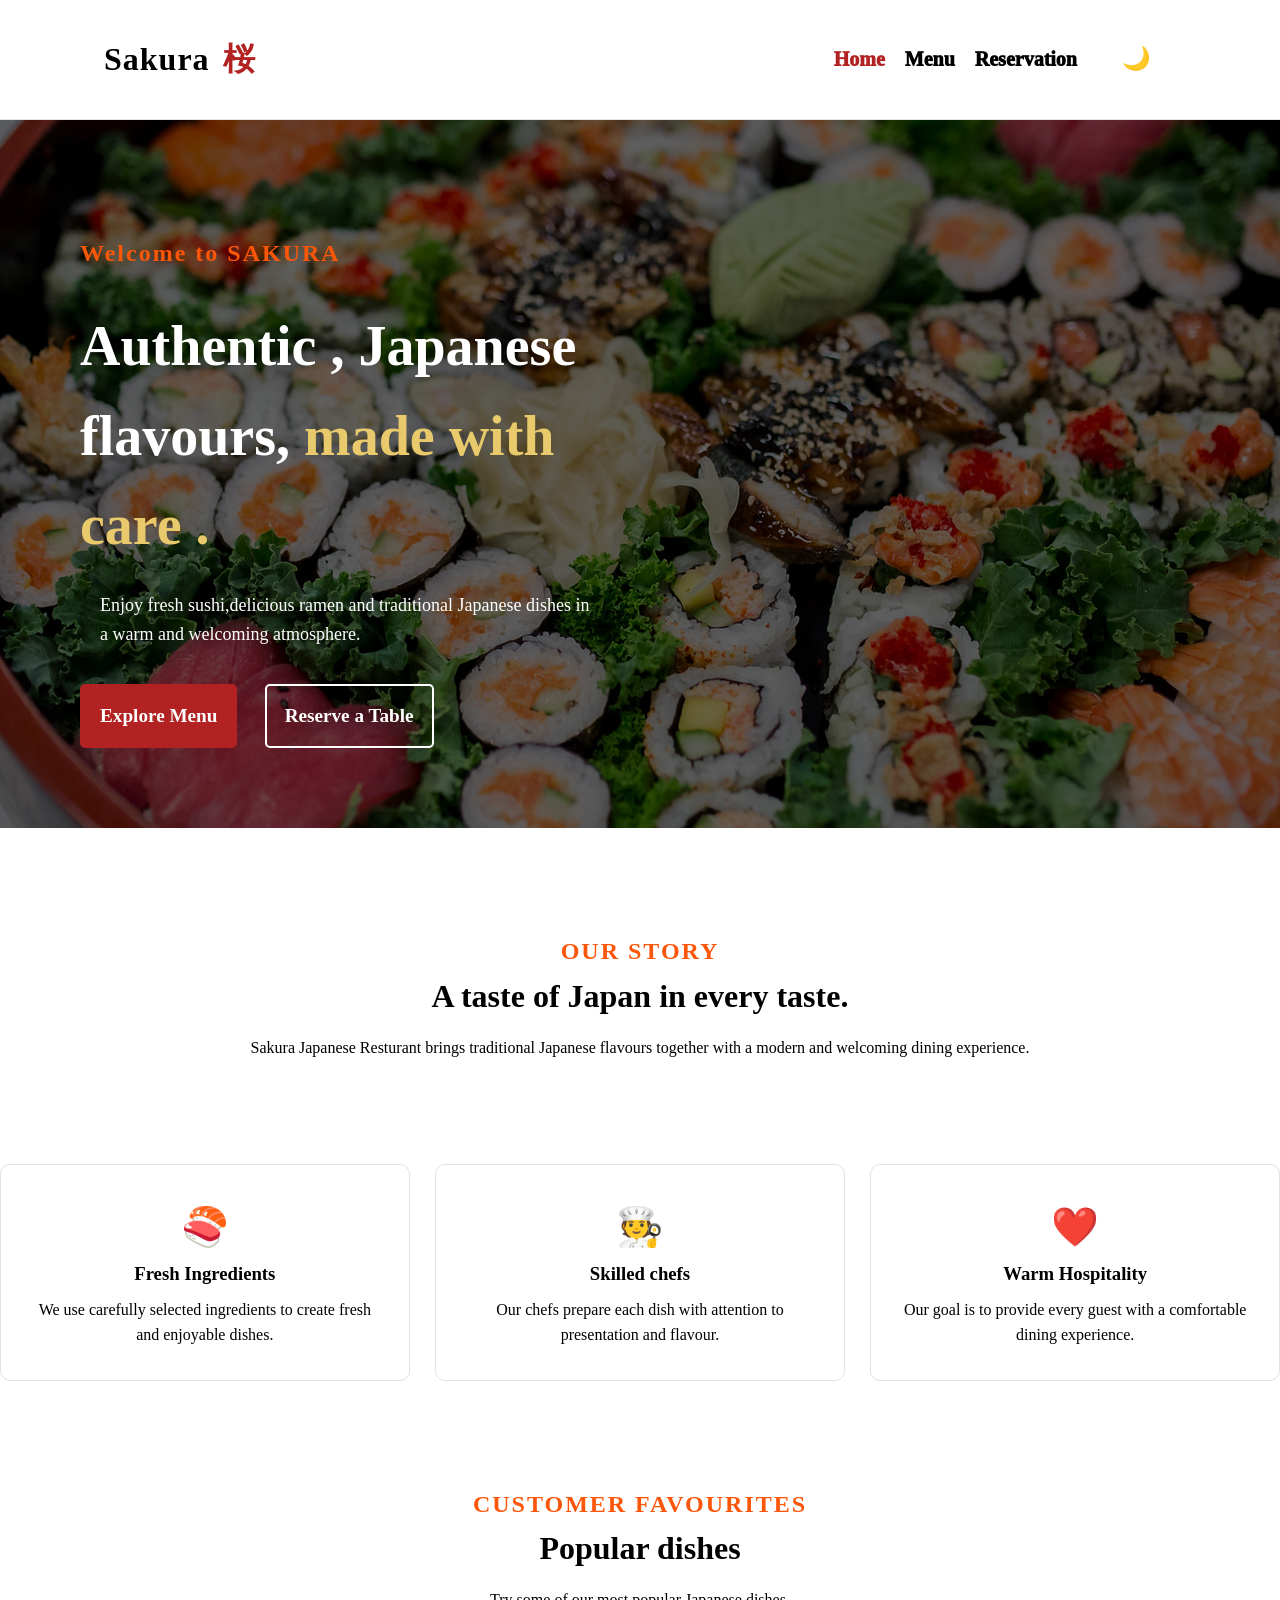
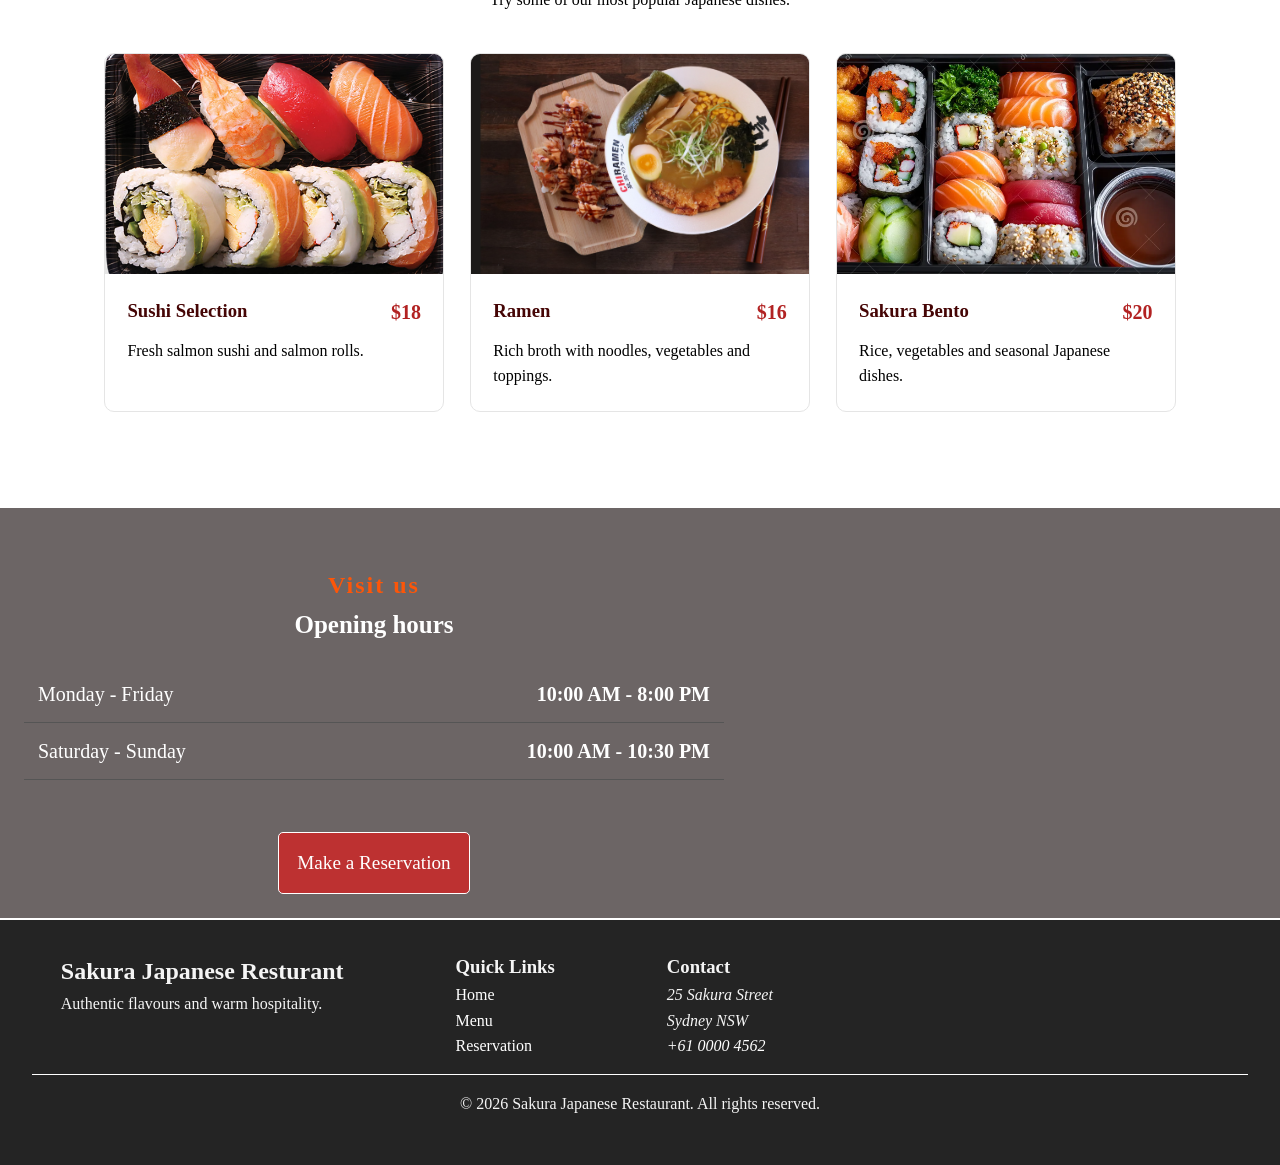
<file: index.html>
<!DOCTYPE html>
<html lang="en">

<head>
    <!--
        CHARACTER SET
        Allows the browser to correctly display
        normal text and Japanese characters.
    -->
    <meta charset="UTF-8">
    <!--
        VIEWPORT
        Makes the website responsive on mobile devices.
    -->
    <meta name="viewport" content="width=device-width , initial-scale=1.0">
    <!--
        DESCRIPTION
        Helps describe the website to search engines
        and accessibility tools.
    -->
    <meta name="description"
        content="Sakura Japananese Resturant offers fresh sushi, ramen,bento and traditional Japanese dining">

    <title> Sakura Japanese Resturant </title>
    <link rel="stylesheet" href="style.css">

</head>

<body>
    <header class="header">
        <nav class="navbar">
            <a href="index.html" class="logo">Sakura

                <span>桜</span>
            </a>
            <!--
                MOBILE MENU BUTTON

                This button appears on small screens.
                JavaScript opens and closes the navigation.
            -->
            <button class="menu-toggle" id="menutoggle" aria-label="Open navigation menu" aria-expanded="false"
                aria-controls="navlinks">
                ☰
            </button>
            <ul class="nav-links" id="navlinks">
                <li><a href="index.html" class="active" aria-current="page">Home</a></li>
                <!--aria current tells the  current page -->
                <li><a href="menu.html">Menu</a></li>
                <li><a href="contact.html">Reservation</a></li>
                <li><button id="themeToggle" class="theme-toggle" aria-label="Switch to dark mode">
                        🌙
                    </button></li>
            </ul>
        </nav>
    </header>
    <main>
        <section class="hero">
            <div class="hero-content">
                <p class="small-heading">
                    Welcome to SAKURA

                </p>
                <h1>
                    Authentic , Japanese flavours,
                    <span>made with care .</span>
                </h1>
                <p class="hero-description">
                    Enjoy fresh sushi,delicious ramen and traditional Japanese dishes in a warm and welcoming
                    atmosphere.

                </p>
                <div class="hero-buttons">
                    <a href="menu.html" class=" btn menu-btn">Explore Menu</a>
                    <a href="contact.html" class="btn contact-btn">Reserve a Table</a>

                </div>
            </div>
        </section>
        <!--Explains the resturant concept-->
        <section class="section" aria-labelledby="story-heading">
            <div class="section-heading">
                <p class="small-heading">OUR STORY</p>
                <h2 id="story-heading">
                    A taste of Japan in every taste.
                </h2>
                <p>Sakura Japanese Resturant brings traditional Japanese flavours together with a modern and welcoming
                    dining experience.</p>

            </div>
        </section>
        <!-- three Section cards -->
        <div class="feature-grid">
            <article class="feature-card">
                <div class="feature-icon" aria-hidden="true">🍣</div>
                <h3>Fresh Ingredients</h3>
                <p>We use carefully selected ingredients to create fresh and enjoyable dishes.</p>
            </article>

            <article class="feature-card">
                <div class="feature-icon" aria-hidden="true">
                    🧑‍🍳
                </div>
                <h3>Skilled chefs</h3>
                <p>Our chefs prepare each dish with attention to presentation and flavour.</p>
            </article>
            <article class="feature-card">
                <div class="feature-icon" aria-hidden="true">❤️</div>
                <h3>Warm Hospitality</h3>
                <p>Our goal is to provide every guest with a comfortable dining experience.</p>
            </article>
        </div>

        <!-- Popular dishes -->
        <section class="section popular-section" aria-labelledby="popular-heading">
            <div class="section-heading">
                <p class="small-heading">CUSTOMER FAVOURITES</p>
                <h2 id="popular-heading">Popular dishes</h2>
                <p>Try some of our most popular Japanese dishes.</p>
            </div>

            <div class="dish-grid">
                <article class="dish-card">
                    <img src="images/sushi&roll.png" alt="Fresh salmon sushi and rolls">
                    <div class="dish-content">
                        <div class="dish-header">
                            <h3>Sushi Selection</h3>
                            <span class="price">$18</span>
                        </div>
                        <p>Fresh salmon sushi and salmon rolls.</p>
                    </div>
                </article>

                <article class="dish-card">
                    <img src="images/ramen.png" alt="Japanese ramen bowl with noodles and vegetables">
                    <div class="dish-content">
                        <div class="dish-header">
                            <h3>Ramen</h3>
                            <span class="price">$16</span>
                        </div>
                        <p>Rich broth with noodles, vegetables and toppings.</p>
                    </div>
                </article>

                <article class="dish-card">
                    <img src="images/bento.png" alt="Japanese bento box with rice and side dishes">
                    <div class="dish-content">
                        <div class="dish-header">
                            <h3>Sakura Bento</h3>
                            <span class="price">$20</span>
                        </div>
                        <p>Rice, vegetables and seasonal Japanese dishes.</p>
                    </div>
                </article>
            </div>
        </section>

        <!--Opening hours -->
        <section class="hours-selection">
            <div class="hours-content">
                <p class="small-heading">
                    Visit us
                </p>
                <h2 id="hours-heading">
                    Opening hours
                </h2>
                <div class="hours-list">
                    <div>
                        <span>Monday - Friday</span>
                        <strong>10:00 AM - 8:00 PM</strong>
                    </div>
                    <div>
                        <span>Saturday - Sunday</span>
                        <strong>10:00 AM - 10:30 PM</strong>
                    </div>
                </div>
                <a href="contact.html" class="cont-btn">
                    Make a Reservation
                </a>

            </div>

        </section>


        <!---Footer-->
        <footer class="site-footer">
            <div class="footer">
                <div>
                    <h2>Sakura Japanese Resturant</h2>
                    <p>Authentic flavours and warm hospitality.</p>
                </div>
                <div>
                    <h3>Quick Links</h3>
                    <ul>
                        <li>
                            <a href="index.html">Home</a>

                        </li>
                        <li>
                            <a href="menu.html">Menu</a>
                        </li>
                        <li><a href="contact.html">Reservation</a></li>
                    </ul>
                </div>
                <div>
                    <h3>Contact</h3>
                    <address>
                        <p>25 Sakura Street</p>
                        <p>Sydney NSW</p>
                        <p><a href="tel:+6100004562">+61 0000 4562</a></p>
                    </address>
                </div>
            </div>
            <div class="footer-bottom">
                <p> &copy; 2026 Sakura Japanese Restaurant.
                    All rights reserved.</p>
            </div>
        </footer>
        <script src="script.js"></script>
</body>

</html>
</file>
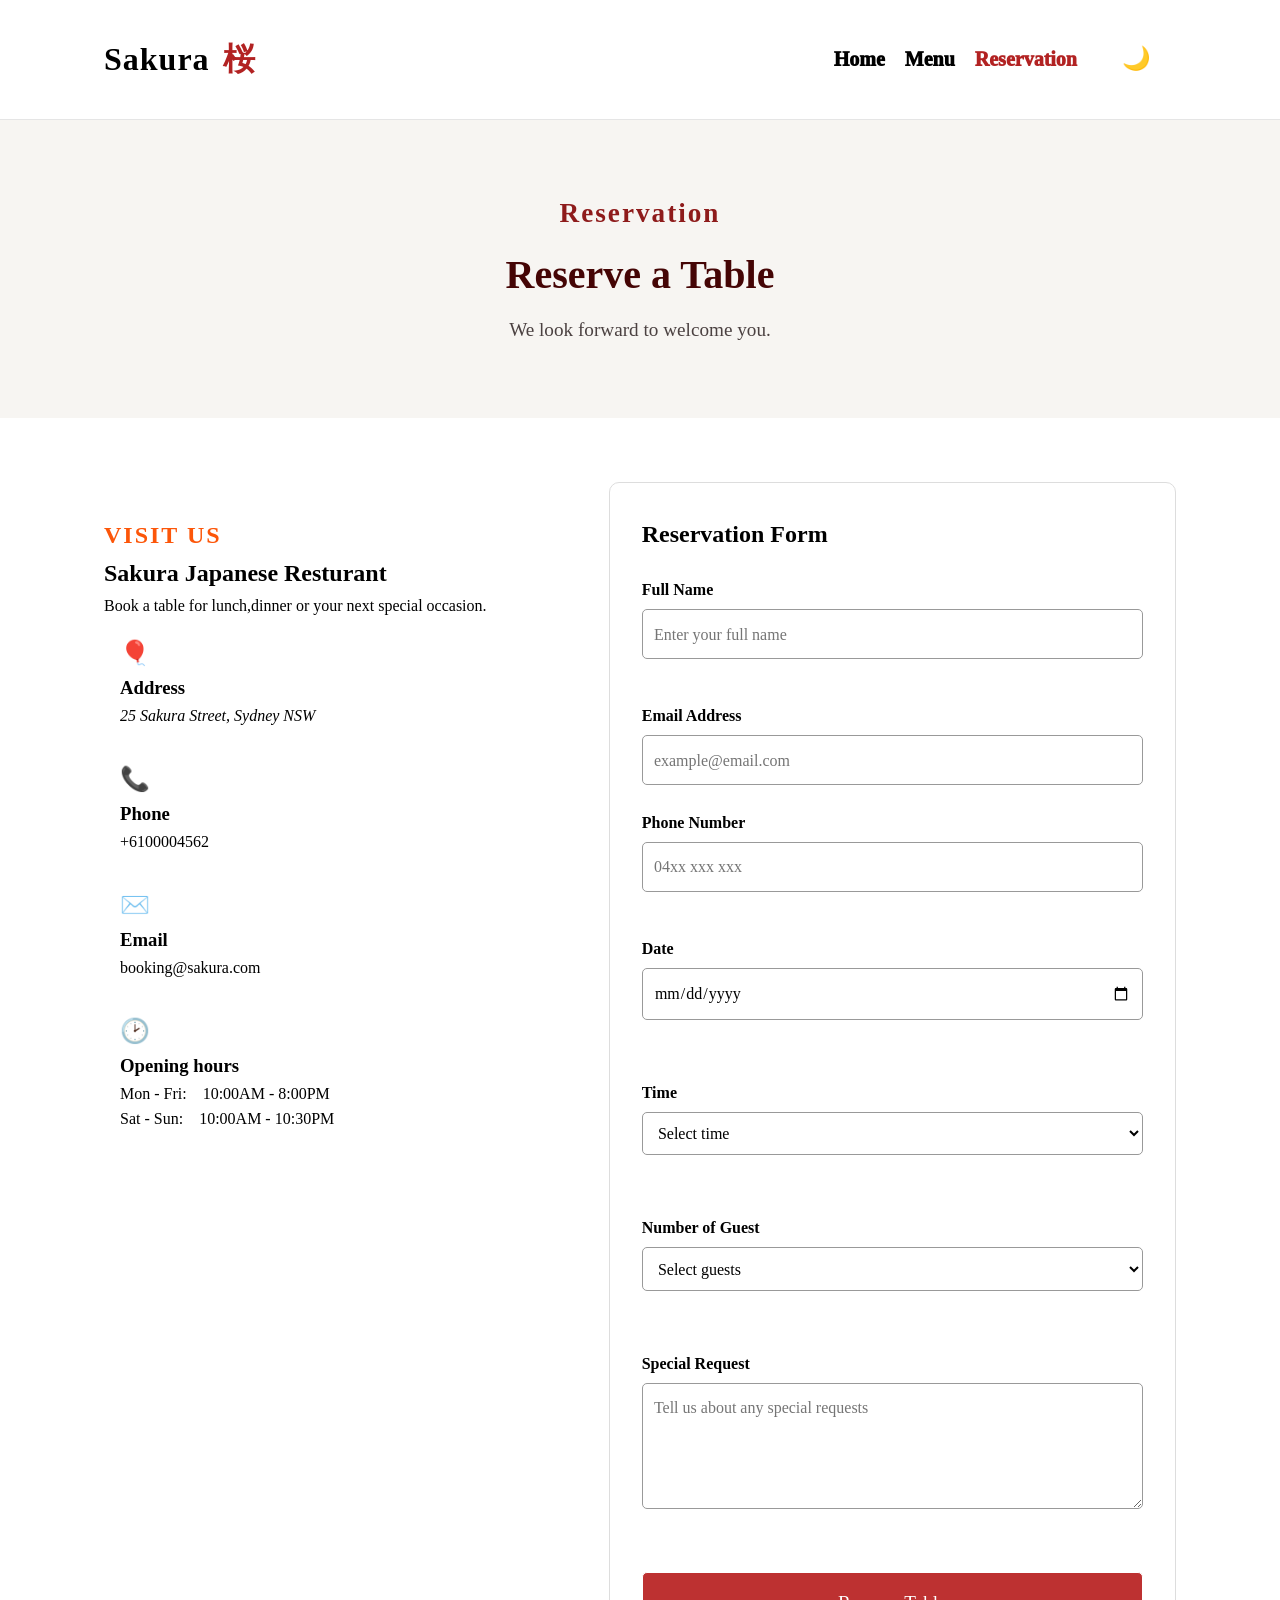
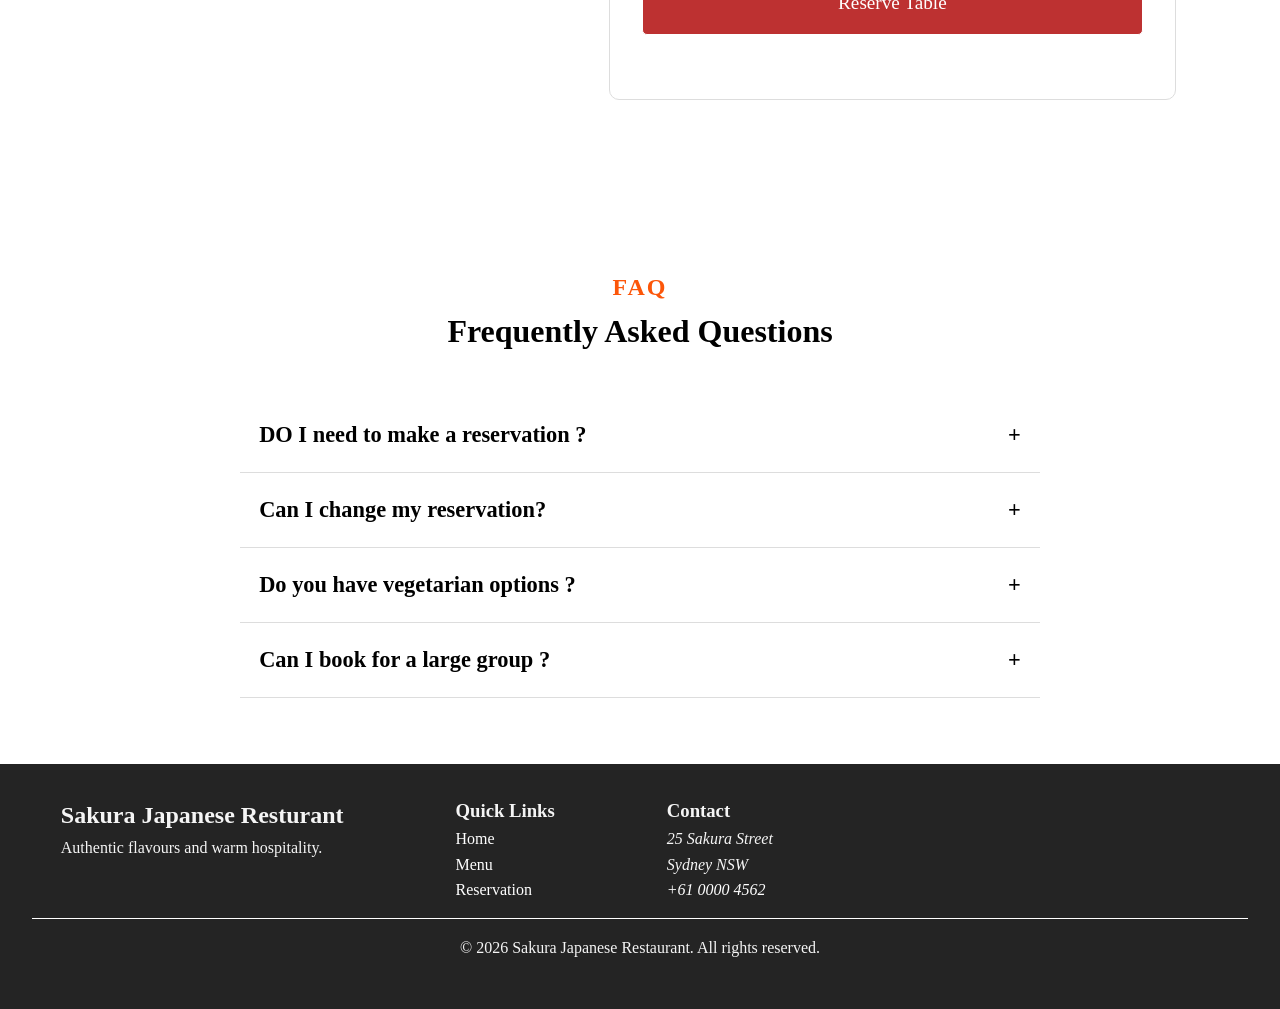
<file: contact.html>
<!DOCTYPE html>
<html lang="en">

<head>
    <!--
        CHARACTER SET
        Allows the browser to correctly display
        normal text and Japanese characters.
    -->
    <meta charset="UTF-8">
    <!--
        VIEWPORT
        Makes the website responsive on mobile devices.
    -->
    <meta name="viewport" content="width=device-width , initial-scale=1.0">
    <!--
        DESCRIPTION
        Helps describe the website to search engines
        and accessibility tools.
    -->
    <meta name="description"
        content="Sakura Japananese Resturant offers fresh sushi, ramen,bento and traditional Japanese dining">

    <title> Sakura Japanese Resturant </title>
    <link rel="stylesheet" href="style.css">

</head>

<body>
    <header class="header">
        <nav class="navbar">
            <a href="index.html" class="logo">Sakura

                <span>桜</span>
            </a>
            <!--
                MOBILE MENU BUTTON

                This button appears on small screens.
                JavaScript opens and closes the navigation.
            -->
            <button class="menu-toggle" id="menutoggle" aria-label="Open navigation menu" aria-expanded="false"
                aria-controls="navlinks">
                ☰
            </button>
            <ul class="nav-links" id="navlinks">
                <li><a href="index.html">Home</a></li>
                <!--aria current tells the  current page -->
                <li><a href="menu.html">Menu</a></li>
                <li><a href="contact.html" class="active" aria-current="page">Reservation</a></li>
                <li><button id="themeToggle" class="theme-toggle" aria-label="Switch to dark mode">
                        🌙
                    </button></li>
            </ul>
        </nav>
    </header>
    <main>
        <section class="page-header">
            <p class="small-heading">
                Reservation
            </p>
            <h1>Reserve a Table</h1>
            <p> We look forward to welcome you.</p>
        </section>
        <!--contact + form-->
        <section class="section">
            <div class="contact-fm">

                <!--resturant info-->
                <article class="contact-information">
                    <p class="small-heading">
                        VISIT US
                    </p>
                    <h2 id="reserve">
                        Sakura Japanese Resturant
                    </h2>
                    <p>Book a table for lunch,dinner or your next special occasion.</p>

                    <!--address-->
                    <div class="contact-inf">
                        <span>🎈</span>
                        <div>
                            <h3>
                                Address
                            </h3>
                            <address>25 Sakura Street, Sydney NSW</address>
                        </div>
                    </div>


                    <!--phone-->
                    <div class="contact-inf">
                        <span>📞</span>
                        <div>
                            <h3>
                                Phone
                            </h3>
                            <p>
                                <a href="tel:+6100004562">
                                    +6100004562
                                </a>
                            </p>
                        </div>
                    </div>
                    <!--email-->
                    <div class="contact-inf">
                        <span>✉️</span>
                        <div>
                            <h3>
                                Email
                            </h3>
                            <p>
                                <a href="mailto:booking@sakura.com"><!--mailto is protocol that opens default user current mail-->
                                    booking@sakura.com
                                </a>
                            </p>
                        </div>
                    </div>
                    <!-- opening hrs -->
                    <div class="contact-inf">
                        <span>🕑</span>
                        <div>
                            <h3>
                                Opening hours
                            </h3>
                            <p class="opening-hours-row">
                                <span>Mon - Fri:</span>
                                <span>10:00AM - 8:00PM</span>
                            </p>
                            <p class="opening-hours-row">
                                <span>Sat - Sun:</span>
                                <span>10:00AM - 10:30PM</span>
                            </p>
                        </div>
                    </div>
                </article>
                <!--Reservation Form -->

                <div class="form">
                    <h2>Reservation Form</h2>
                    <form id="reservationForm" novalidate>
                        <div class="fm-grp">
                            <label for="name">
                                Full Name
                            </label>
                            <input type="text" id="name" placeholder="Enter your full name" required>
                            <small class="error-message" id="nameError"></small>
                        </div>
                        <div class="fm-grp">
                            <!--email-->
                            <label for="email">Email Address</label>
                            <input type="email" id="email" placeholder="example@email.com" required>
                            <small class="error-message" id="emailError">
                            </small>
                            <!--phone-->
                            <label for="phone">Phone Number</label>
                            <input type="tel" id="phone" placeholder="04xx xxx xxx" required>
                            <small class="error-message" id="phoneError">

                            </small>
                        </div>
                        <!--date and time-->

                        <div class="form-row">
                            <div class="fm-grp">
                                <label for="date">
                                    Date
                                </label>
                                <input type="date" id="date" required>
                                <small class="error-message" id="dateError"></small>
                            </div>
                            <div class="fm-grp">

                                <label for="time">
                                    Time
                                </label>
                                <select id="time" name="time" required>
                                    <option value="">
                                        Select time
                                    </option>
                                    <option value="12:00PM">
                                        12:00PM
                                    </option>
                                    <option value="1:00PM">
                                        1:00PM
                                    </option>
                                    <option value="5:00PM">
                                        5:00PM
                                    </option>
                                    <option value="7:30PM">
                                        7:30PM
                                    </option>

                                </select>
                                <small class="error-message" id="timeError"></small>
                            </div>
                            <div class="fm-grp">
                                <label for="guest"> Number of Guest</label>
                                <select id="guest" name="guest" required>
                                    <option value="">
                                        Select guests
                                    </option>
                                    <option value=" 1">
                                        1 guest
                                    </option>
                                    <option value="2">
                                        2 guests
                                    </option>
                                    <option value="3">
                                        3 guests
                                    </option>
                                    <option value="4">
                                        4 guests
                                    </option>
                                    <option value="5">
                                        5 guests
                                    </option>
                                    <option value="6+">
                                        6+ guests
                                    </option>
                                </select>
                                <small class="error-message" id="guestError"></small>
                            </div>
                            <!--special request-->
                            <div class="fm-grp">
                                <label for="message">
                                    Special Request
                                </label>
                                <textarea id="message" name="message" rows="4"
                                    placeholder="Tell us about any special requests "></textarea>
                            </div>

                            <!--Submit-->
                            <button type="submit" class="btn cont-btn">Reserve Table</button>
                            <p id="formSuccess" class="success">

                            </p>
                    </form>

                </div>

        </section>
        <!--  FAQ Section-->
        <section class="section faq">
            <div class="section-heading">
                <p class="small-heading">
                    FAQ
                </p>
                <h2 id="faq-heading">
                    Frequently Asked Questions
                </h2>

            </div>
            <div class="faq-cont">

                <!--FAQ1-->
                <article class="faq-item">
                    <button class="faq-question">
                        <span>DO I need to make a reservation ?</span>
                        <span aria-hidden="true">
                            +
                        </span>
                    </button>
                    <div class="answer">
                        <p>Reservations are recommended ,especially during weekends and public holidays .</p>
                    </div>
                </article>
                <!--faq2-->
                <article class="faq-item">
                    <button class="faq-question">
                        <span>Can I change my reservation?</span>
                        <span aria-hidden="true">
                            +
                        </span>

                    </button>
                    <div class="answer">
                        <p> Yes . Please contact our resturant , if you need to chnage your booking.</p>
                    </div>
                </article>
                <!--faq3-->
                <article class="faq-item">
                    <button class="faq-question">
                        <span>Do you have vegetarian options ?</span>
                        <span aria-hidden="true">
                            +
                        </span>

                    </button>
                    <div class="answer">
                        <p> Yes . We provide several vegetarian dishes. Please speak with our staff about available
                            options
                            .</p>
                    </div>
                </article>
                <!--faq4-->
                <article class="faq-item">
                    <button class="faq-question">
                        <span>Can I book for a large group ?</span>
                        <span aria-hidden="true">
                            +
                        </span>

                    </button>
                    <div class="answer">
                        <p> Our online form supports groups of up to siz guests . Please contact us directly for larger
                            groups .</p>
                    </div>
                </article>
            </div>
        </section>
    </main>
    <footer class="site-footer">
        <div class="footer">
            <div>
                <h2>Sakura Japanese Resturant</h2>
                <p>Authentic flavours and warm hospitality.</p>
            </div>
            <div>
                <h3>Quick Links</h3>
                <ul>
                    <li>
                        <a href="index.html">Home</a>

                    </li>
                    <li>
                        <a href="menu.html">Menu</a>
                    </li>
                    <li><a href="contact.html">Reservation</a></li>
                </ul>
            </div>
            <div>
                <h3>Contact</h3>
                <address>
                    <p>25 Sakura Street</p>
                    <p>Sydney NSW</p>
                    <p><a href="tel:+6100004562"> +61 0000 4562</a></p>
                </address>
            </div>
        </div>
        <div class="footer-bottom">
            <p> &copy; 2026 Sakura Japanese Restaurant.
                All rights reserved.</p>
        </div>
    </footer>
    <script src="script.js"></script>
</body>

</html>
</file>
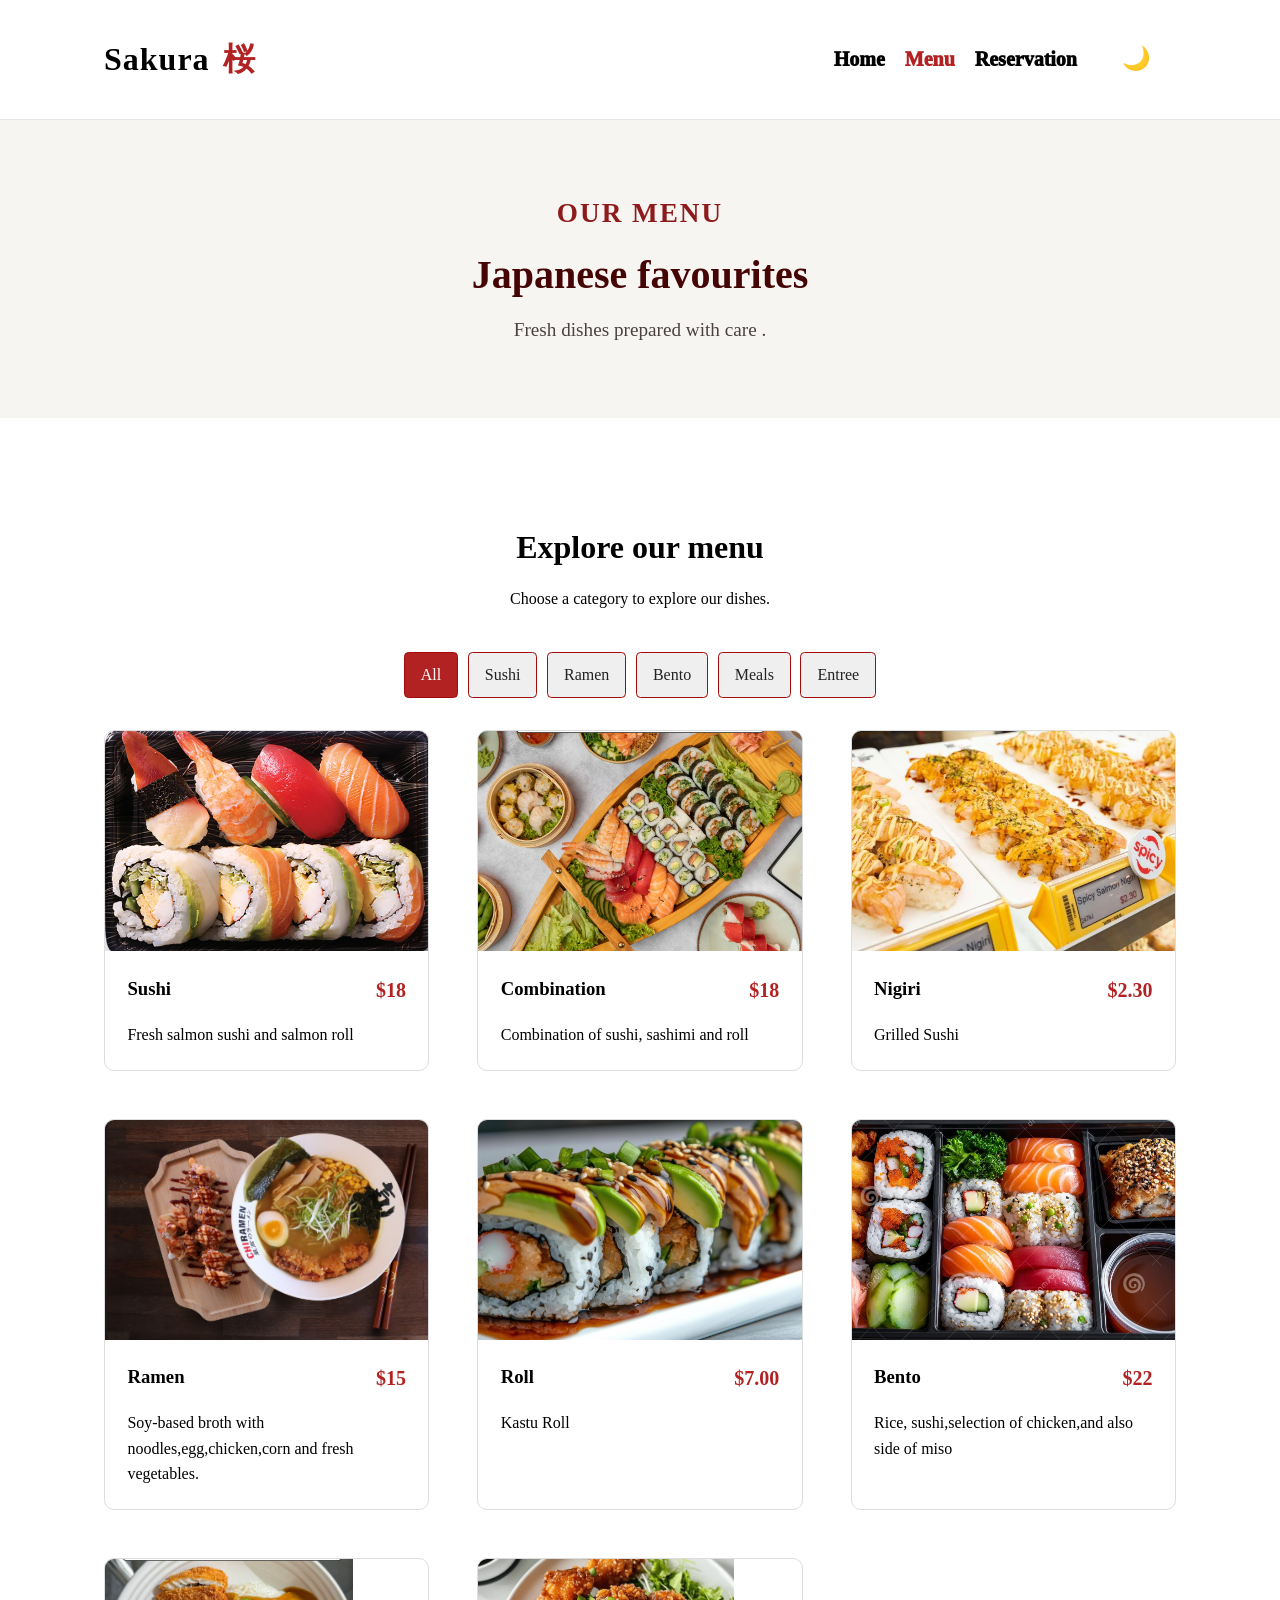
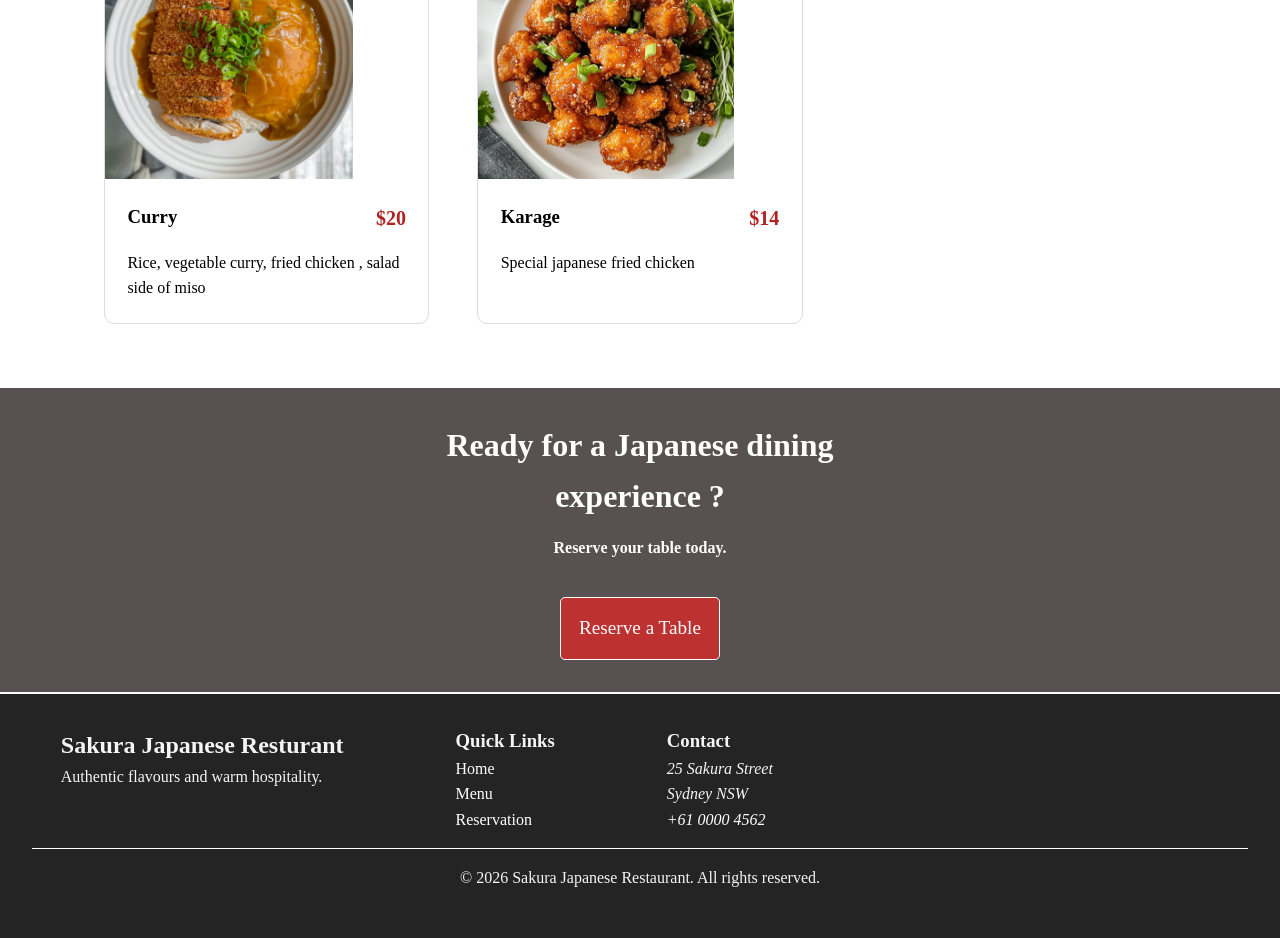
<file: menu.html>
<!DOCTYPE html>
<html lang="en">

<head>
    <!--
        CHARACTER SET
        Allows the browser to correctly display
        normal text and Japanese characters.
    -->
    <meta charset="UTF-8">
    <!--
        VIEWPORT
        Makes the website responsive on mobile devices.
    -->
    <meta name="viewport" content="width=device-width , initial-scale=1.0">
    <!--
        DESCRIPTION
        Helps describe the website to search engines
        and accessibility tools.
    -->
    <meta name="description"
        content="Sakura Japananese Resturant offers fresh sushi, ramen,bento and traditional Japanese dining">

    <title> Sakura Japanese Resturant </title>
    <link rel="stylesheet" href="style.css">

</head>

<body>
    <header class="header">
        <nav class="navbar">
            <a href="index.html" class="logo">Sakura

                <span>桜</span>
            </a>
            <!--
                MOBILE MENU BUTTON

                This button appears on small screens.
                JavaScript opens and closes the navigation.
            -->
            <button class="menu-toggle" id="menutoggle" aria-label="Open navigation menu" aria-expanded="false"
                aria-controls="navlinks">
                ☰
            </button>
            <ul class="nav-links" id="navlinks">
                <li><a href="index.html">Home</a></li>
                <!--aria current tells the  current page -->
                <li><a href="menu.html" class="active" aria-current="page">Menu</a></li>
                <li><a href="contact.html">Reservation</a></li>
                <li><button id="themeToggle" class="theme-toggle" aria-label="Switch to dark mode">
                        🌙
                    </button></li>
            </ul>
        </nav>
    </header>



    <main>
        <section class="page-header">
            <p class="small-heading">
                OUR MENU
            </p>
            <h1>Japanese favourites</h1>
            <p>Fresh dishes prepared with care .</p>
        </section>

        <!--Menu Selection-->
        <section class="section">
            <div class="section-heading">
                <h2 id="menu-heading">
                    Explore our menu
                </h2>
                <p>Choose a category to explore our dishes.</p>
            </div>
            <!--buttons-->
            <div class="menu-buttons">
                <button class="menu-button active-btn" data-filter="all">
                    All
                </button>
                <button class="menu-button" data-filter="sushi">
                    Sushi
                </button>
                <button class="menu-button" data-filter="ramen">
                    Ramen
                </button>
                <button class="menu-button" data-filter="bento">
                    Bento
                </button>
                <button class="menu-button" data-filter="meals">
                    Meals
                </button>
                <button class="menu-button" data-filter="entree">
                    Entree
                </button>
            </div>

            <!--menu-->
            <div class="menu">
                <article class="menu-card" data-category="sushi">
                    <img src="images\sushi&roll.png" alt="All roll and sushi made up of salmon">
                    <div class="menu-card-content">
                        <div class="menu-title">
                            <h3>Sushi</h3>
                            <span class="price">$18</span>

                        </div>
                        <p>Fresh salmon sushi and salmon roll </p>
                    </div>

                </article>
                <article class="menu-card" data-category="sushi">
                    <img src="images\combination.png" alt=" Combination sushi , sashimi , roll">
                    <div class="menu-card-content">
                        <div class="menu-title">
                            <h3>Combination</h3>
                            <span class="price">$18</span>

                        </div>
                        <p>Combination of sushi, sashimi and roll </p>
                    </div>

                </article>
                <article class="menu-card" data-category="sushi">
                    <img src="images\nigiri.png" alt=" Grilled sushi">
                    <div class="menu-card-content">
                        <div class="menu-title">
                            <h3>Nigiri</h3>
                            <span class="price">$2.30</span>

                        </div>
                        <p>Grilled Sushi </p>
                    </div>

                </article>
                <article class="menu-card" data-category="ramen">
                    <img src="images\ramen.png" alt=" Bowl of Japanese Ramen">
                    <div class="menu-card-content">
                        <div class="menu-title">
                            <h3>Ramen</h3>
                            <span class="price">$15</span>

                        </div>
                        <p>Soy-based broth with noodles,egg,chicken,corn
                            and fresh vegetables.</p>
                    </div>

                </article>
                <article class="menu-card" data-category="sushi">
                    <img src="images\kastu.png" alt="Kastu roll">
                    <div class="menu-card-content">
                        <div class="menu-title">
                            <h3>Roll</h3>
                            <span class="price">$7.00</span>

                        </div>
                        <p>Kastu Roll </p>
                    </div>

                </article>

                <article class="menu-card" data-category="bento">
                    <img src="images/bento.png" alt=" Rice, salad,with your choice of chicken">
                    <div class="menu-card-content">
                        <div class="menu-title">
                            <h3>Bento</h3>
                            <span class="price">$22</span>

                        </div>
                        <p>Rice, sushi,selection of chicken,and also side of miso </p>
                    </div>

                </article>
                <article class="menu-card" data-category="meals">
                    <img src="images/curry.png" alt=" Curry prepared with vegies  and served with  fried chicken">
                    <div class="menu-card-content">
                        <div class="menu-title">
                            <h3>Curry</h3>
                            <span class="price">$20</span>

                        </div>
                        <p>Rice, vegetable curry, fried chicken , salad side of miso </p>
                    </div>

                </article>
                <article class="menu-card" data-category="entree">
                    <img src="images\karage.png">
                    <div class="menu-card-content">
                        <div class="menu-title">
                            <h3>Karage</h3>
                            <span class="price">$14</span>

                        </div>
                        <p>Special japanese fried chicken </p>
                    </div>

                </article>
            </div>
        </section>

        <section class="ready-section">
            <h2>Ready for a Japanese dining<br>
                experience ?
            </h2>
            <p>Reserve your table today.</p>
            <a href="contact.html" class="cont-btn">
                Reserve a Table
            </a>
        </section>
    </main>
    <footer class="site-footer">
        <div class="footer">
            <div>
                <h2>Sakura Japanese Resturant</h2>
                <p>Authentic flavours and warm hospitality.</p>
            </div>
            <div>
                <h3>Quick Links</h3>
                <ul>
                    <li>
                        <a href="index.html">Home</a>

                    </li>
                    <li>
                        <a href="menu.html">Menu</a>
                    </li>
                    <li><a href="contact.html">Reservation</a></li>
                </ul>
            </div>
            <div>
                <h3>Contact</h3>
                <address>
                    <p>25 Sakura Street</p>
                    <p>Sydney NSW</p>
                    <p><a href="tel:+6100004562">+61 0000 4562</a></p>
                </address>
            </div>
        </div>
        <div class="footer-bottom">
            <p> &copy; 2026 Sakura Japanese Restaurant.
                All rights reserved.</p>
        </div>
    </footer>


    <script src="script.js"></script>


</body>

</html>
</file>
<file: style.css>
/* removes default  */
*{
    margin:0;
    padding:0;
    box-sizing:border-box;
}
img{
    max-width:100%;
    display:block;
}
/* smooth scrolling   */
html{
    scroll-behavior:smooth;
}
body{
    color:black;
background-color:#ffffff;
        background-size: contain;
line-height:1.6;
 transition:
        background 0.3s ease,
        color 0.3s ease;
}
ul{
    list-style:none;
}
a{
    text-decoration:none;
    color:black;
}

/* using same font*/
button,input,select,textarea{
    font:inherit;
}

.header{
    position:sticky;
    background-color:#ffffff;
    top:0;
    left:0;
    z-index:1000;
    border-bottom:1px solid #e5e5e5;
    width:100%;
}
.navbar{
    display:flex;
    align-items:center;
    justify-content:space-between;
    padding:1rem 5%;
    margin:auto;
    max-width:1200px;
}
 

.logo{
    font-size: 2rem;/*rem =fonts based on the root size of html element*/
    font-weight:800;
    letter-spacing: 1px;
}
.logo span{
    color: #b22222;
    margin-left: 4px;

}
.menu-toggle{
    display:none;
    border:none;
    padding:9px;
    background-color:white;
    cursor:pointer;
    font-size:1.8rem;
}
.nav-links{
   display:flex;
   align-items:center;
   gap:20px;
   list-style:none;
   margin:0;
   padding:0;
   margin-left: 50%;
   
    background: #ffffff;
}

.nav-links a{
    font-weight :1000;
    transition:color 0.2s ease;
    font-size: 20px;
}

.nav-links a:hover,
.nav-links a.active{
    color:#b22222;
}
/* Dark mode button*/

.theme-toggle{
    border:none;
    background-color:transparent;
    cursor:pointer;
    padding:25px;
    font-size:23px;
}
.hero{
  
    display:flex;
    align-items:center;
    background-size: 50% contain;
    background-repeat: no-repeat;
    background-position:center;
    min-height:75vh;/*vh=viewport height , that takesheight of brower */
background-image:
linear-gradient(rgba(0,0,0,.6),rgba(0,0,0,.6)),
url("images/hero.png");

   /*background-image:*/
}
.hero-content{
    max-width:700px;
    padding:5rem ;
}
.small-heading{
    color:#fc5609;
    font-size:1.5rem;
    font-weight:800;
    letter-spacing:2px;
    margin-top:34px;
}
.hero.small-heading{
    color:#e8c96b;
}
.hero h1{
    font-size:40px;
    margin-top:30px;
    color:white;
   
   
}
.hero h1 span{
    color: #e8c96b;
}
.hero-description{
    max-width:650px;
    margin:20px;
    font-size:18px;
    color:white;
}
.hero-buttons{
display:flex;
flex-wrap:wrap;
gap:1.7rem;
font-weight:800;
font-size: 1.2rem;
 
}
.btn{
     padding:15px 18px;
    margin-top:15px;
    border-radius:5px;
 
    border:2px solid transparent;
    transition:
    transform 0.2s ease,
   background 0.2s ease;
}
.btn:hover{
    transform:translateY(-3px)
;}
.menu-btn{
    background: #b22222;

    color: white;

}
.menu-btn:hover{
    background-color: #8e1b1b;
}
.contact-btn{
     
     border-color: white;

    color: white;
}
.contact-btn:hover{
    background-color:white;
     color: #222;
}
.section{
    margin:auto;
    padding:4rem;
    max-width :1200px;
}
.section-heading{
text-align:center;
margin:2.5rem;
}
.section-heading h2{
    font-size:2rem;
    margin-bottom:0.8rem;
}
.feature-grid{
    display:grid;
    grid-template-columns:repeat(3,1fr);
    gap:1.6rem;
}
.feature-card{
border:1px solid #e1e1e1 ;
border-radius:10px;
padding:2rem;
text-align:center;
transition:
transform 0.1s ease,
background 0.1s ease;
}
.feature-card:hover{
    transform:
    translateY(-5px);
    cursor: pointer;
}
.feature-icon{
    font-size:2.4rem;
    text-align:center;
}
.feature-card h3{
    margin-bottom:0.5rem;
}

.dish-grid{
    display:grid;
    grid-template-columns:repeat(3, 1fr);
    gap:1.6rem;
}
.dish-card{
    overflow:hidden;
    background-color:white;
    border:1px solid #e5e5e5;
    border-radius:10px;
}
.dish-card img{
    width:100%;
    height:220px;
    object-fit:cover;
}
.dish-content{
    padding:1.4rem;
}
.dish-header{
    display:flex;
    justify-content:space-between;
    gap:1rem;
    margin-bottom:0.6rem;
}
.dish-header h3{
    color:#450505;
}
.price{
    color:#b22222;
    font-weight:800;
}
/* opening hours   */
.hours-selection{
    padding:1.5rem;
    background-color: #6c6565;
    color:white;
    text-align:center;
  margin-top:2rem;
}
.hours-content{
  max-width:700px;

   
}
.hours-content h2{
    font-size:25px;
    margin-bottom:1.3rem;

}
.hours-list{
    margin: 0 auto 2rem;
   
}
.hours-list div{
    font-size:20px;
   display:flex;
   justify-content:space-between;
  padding:12px 14px;
  border-bottom:1px solid #555;
}
.cont-btn{
    display:inline-block;
    padding:15px 18px;
    margin-top: 20px;
    background-color:rgb(189, 49, 49);
    color:white;
border:1px solid white;
border-radius:5px;
font-size:1.2rem;


}
.cont-btn:hover{
background-color:rgb(109, 14, 14);

}
.site-footer{
    background-color:#242424;
    padding:2rem;
    color:whitesmoke;
    border-top:2px solid white;
}
.site-footer a {
     color: white;
}

.site-footer a:hover {
    text-decoration: underline;
}
.footer{

  display:flex;
  gap:7rem;
  margin-left:1.8rem;

}
.footer a:hover{
    color:rgb(244, 114, 8);

}
.footer-bottom{
  
    margin-top:15px;
    padding:1rem;
    text-align:center;
    border-top:1px solid white;
    width:100%;
}

/*    menu */
.page-header{
    padding:4.5rem 5%;
    text-align:center;
    background-color:#f7f5f2;
}

.page-header .small-heading{
    color:#8e1b1b;
    margin-top:0;
    font-size:1.7rem;
}

.page-header > p:last-child{
    font-size:1.2rem;
    color:#4b4141;
}

.page-header p{
    color:#8e1b1b;
    margin-top:0rem;
    font-size:1.7rem;
}
.page-header h1{
    font-size:2.5rem;
    margin:0.5rem;
    color:#450505;
}

 

/*buttons*/
.menu-buttons{
display: flex;
flex-wrap:wrap;
gap:0.6rem;
justify-content: center;
margin-bottom: 2rem;

}
.menu-button{
    padding:0.6rem 1rem ;
  border:1px solid rgb(163, 10, 10);
cursor:pointer;
border-radius:4.5px;
color:#222;
}
.menu-button:hover,
.menu-button.active-btn{
       background: #b22222;
    color:white;
}
/*menu cards*/


.menu{
    display:grid;
    grid-template-columns:repeat(3, 1fr);
    gap:3rem;
}
.menu-card{
    border-radius:10px;
    overflow:hidden;
    background-color:white;
    border:1px solid#ddd;
}
.menu-card img{
    max-width:100%;
    display:block;
    flex-wrap: wrap;
    height:220px;
    object-fit:cover;
}
.menu-card:hover {

    transform:
        translateY(-5px);

    box-shadow:
        0 10px 25px
        rgba(0, 0, 0, 0.08);
}
.menu-card-content{
   
    padding:1.4rem;
}
.menu-title{
   
    display:flex;
   justify-content: space-between;
margin-bottom:1rem;
} 

.price {

    color: #b22222;

    font-weight: 900;
    font-size:20px;

    white-space: nowrap;
}
.ready-section{
    background-color: #585151;
    padding:2rem;
    text-align:center;
    color:white;
}
.ready-section h2{
    margin-bottom:0.8rem;
    font-size:2rem;
}
.ready-section p{
    font-weight:600;
    margin-bottom:1rem;
    color:white;
}
/*  contact   */
.contact-fm{
gap:2rem;
display:grid;
grid-template-columns:1fr 1.2fr;

}
.contact-inf{
    padding:1rem;
}
.contact-inf h2{
    font-size:2rem;
    margin-bottom:1rem;
}
.contact-inf > span{
font-size:1.5rem;
}

.opening-hours-row {
    display:flex;
    justify-content:flex-start;
    gap:1rem;
   
}

.form{
    background-color:white;
    padding:2rem;
    border:1px solid #ddd;
    border-radius:10px;
}
.form h2{
    margin-bottom:1.5rem;
}
.fm-grp{
    
    margin-bottom:1.2rem;
}
.fm-grp label{
display:block;
margin-bottom:0.4rem;
font-weight:700;
}
.fm-grp input,
.fm-grp select,
.fm-grp textarea{
    width:100%;
    padding:0.7rem;
    border-radius:5px;
    border:1px solid #999;
     background: white;
    color:black;

}
.fm-grp textarea{
    resize:vertical;
}
/*   focus add style for which element is selected   */
.fm-grp input:focus, 
.fm-grp select:focus,
.fm-grp textarea:focus{
border-color:#b22222;
outline:2px solid  rgba(178, 34, 34, 0.2);
}
.form-row{
    display:grid;
    gap:1rem;
}
.error-message{
    display:block;
    min-height:20px;
    color:#b22222;
    font-size:0.85rem;
    margin-top:0.3rem;
}



.success {

    margin-top: 1rem;

    color: #2e7d32;

    font-weight: 700;
}
.faq-cont{
  
    margin:auto;
    max-width:800px;
}
.faq-item{
   background-color:white;
   border-bottom:1px solid#ddd;
}
.faq-question{
    width:100%;
    padding:1.2rem;
    border:none;
    background-color:white;
    display:flex;
    justify-content:space-between;
    gap:1rem;
    text-align:left;
    cursor:pointer;
    font-weight:600;
    font-size:1.4rem;
}
    .answer{
        padding:0 1.2rem 1.2rem;
display:none;
    }
    /*
    JavaScript adds the "open" class.
and makes the  answer visible.
*/

.faq-item.open .answer {

    display: block;
    font-size: 18px;
}

/* Responsive layout */
@media (max-width:768px){
    .menu-toggle{
        display:block;
    }

    .nav-links{
        display:none;
        flex-direction:column;
        align-items:flex-start;
        gap:12px;
        position:absolute;
        top:100%;
        right:0;
        width:200px;
        padding:1rem;
        margin:0;
        background:#ffffff;
        border:1px solid #e5e5e5;
    }

    .nav-links.show{
        display:flex;
    }

    .feature-grid,
    .dish-grid,
    .menu,
    .contact-fm{
        grid-template-columns:1fr;
    }

    .menu-card img{
        max-width:100%;
    }

    .site-footer{
        width:100%;
        padding:2rem 1rem;
    }

    .footer{
        flex-direction:column;
        gap:2rem;
        margin-left:0;
    }

    .footer-bottom{
        padding:1rem 0;
    }
}

@media (min-width:900px){
    .menu-toggle{
        display:none;
    }

    .nav-links{
        position:static;
        width:auto;
        padding:0;
        margin-left:auto;
        display:flex;
        flex-direction:row;
        align-items:center;
        background:transparent;
        border:none;
    }

    .hero h1{
        font-size:3.5rem;
    }

    .dish-grid,
    .menu{
        grid-template-columns:repeat(3, 1fr);
    }
}

@media (prefers-reduced-motion:reduce){
    html{
        scroll-behavior:auto;
    }

    *,
    *::before,
    *::after{
        transition:none !important;
        animation:none !important;
    }
}

/* dark mode*/
body.dark-mode{
    background-color: black;
    color:white;
}
body.dark-mode .header,
body.dark-mode .navbar a,
body.dark-mode .nav-links,
body.dark-mode .feature-card,
body.dark-mode .menu-card,
body.dark-mode .form,
body.dark-mode .faq-question,
body.dark-mode .menu-buttons{
      background: #242424;

    color: #eeeeee;
}
body.dark-mode input,
body.dark-mode select,
body.dark-mode textarea {

    background:#333333;

    color:#ffffff;

    border-color: #666;
}
body.dark-mode select option {
    background:#333333;
    color:#ffffff;
}
body.dark-mode input[type="date"] {
    color-scheme:dark;
}
body.dark-mode .page-header h1,
body.dark-mode .page-header p,
body.dark-mode .section-heading h2,
body.dark-mode .feature-card h3,
body.dark-mode .hours-content h2,
body.dark-mode .contact-inf h3,
body.dark-mode .contact-inf h2,
body.dark-mode .form h2,
body.dark-mode .ready-section h2,
body.dark-mode .ready-section p,
body.dark-mode .faq-question,
body.dark-mode .answer {
    color:#ffffff;
}
body.dark-mode .hero h1 {
    color:#ffffff;
}
body.dark-mode .hero h1 span,
body.dark-mode .small-heading {
    color:#e8c96b;
}
body.dark-mode .nav-links a,
body.dark-mode .menu-card a,
body.dark-mode .footer a {
    color:#ffffff;
}
body.dark-mode .nav-links a.active {
    color:#b22222;
}
body.dark-mode .page-header,
body.dark-mode .form,
body.dark-mode .menu-card,
body.dark-mode .dish-card {
    background-color:#242424;
}
body.dark-mode .dish-header h3,
body.dark-mode .dish-card p {
    color:#ffffff;
}

a:focus-visible,
button:focus-visible,
input:focus-visible,
select:focus-visible,
textarea:focus-visible{
    outline:3px solid #d4af37;
    outline-offset:3px;
}
</file>
